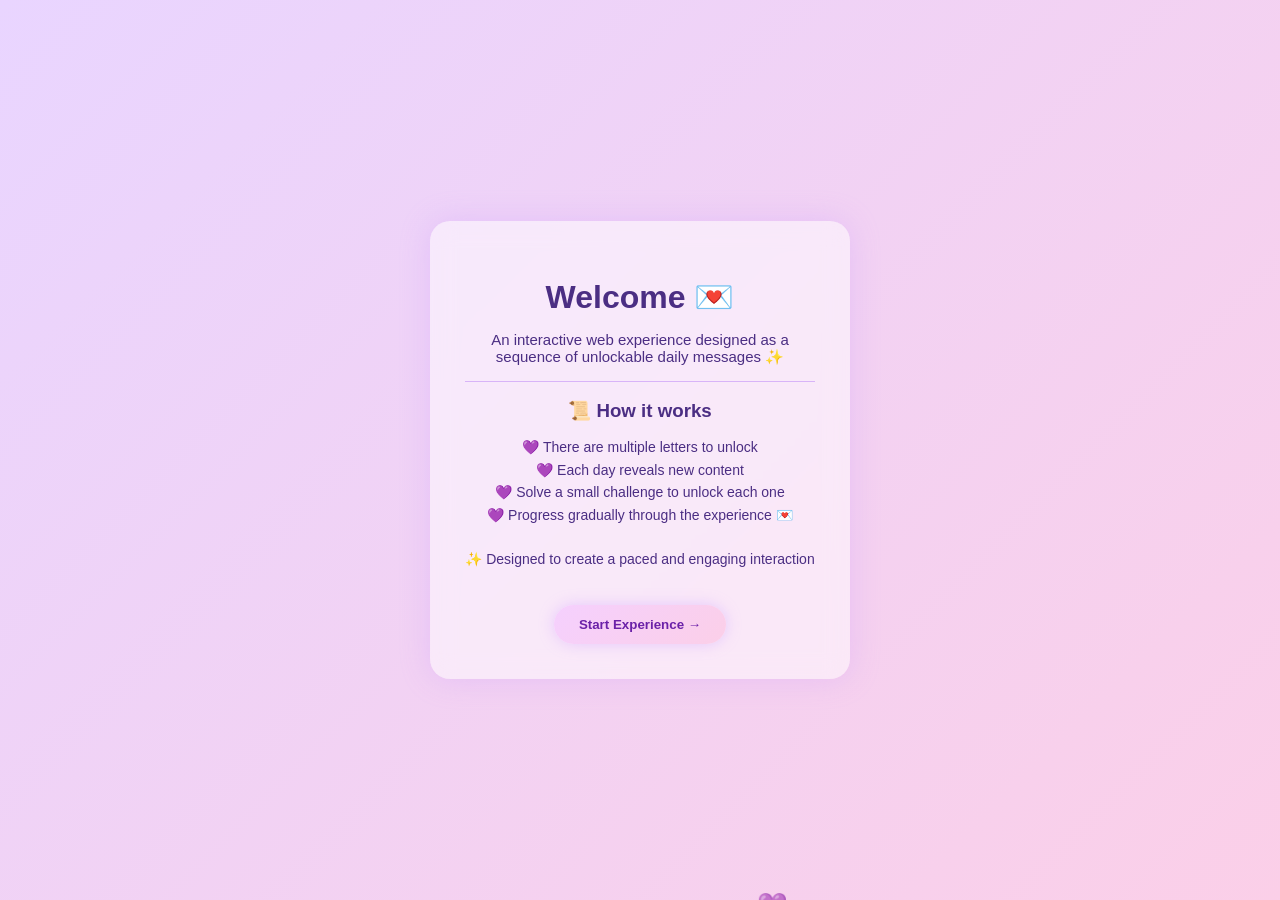
<file: index.html>
<!DOCTYPE html>
<html lang="en">
<head>
<meta charset="UTF-8">
<title>Interactive Letter Experience</title>
</head>

<body style="
margin:0;
height:100vh;
display:flex;
justify-content:center;
align-items:center;
font-family:'Segoe UI', sans-serif;
background: linear-gradient(135deg, #e9d5ff, #fbcfe8);
position:relative;
overflow-x:hidden;
">

<div style="text-align:center; z-index:1; max-width:420px;">

<div style="
background: rgba(255,255,255,0.5);
padding:35px;
border-radius:20px;
backdrop-filter: blur(12px);
box-shadow:0 0 30px rgba(200,150,255,0.3);
color:#4b2e83;
">

<h1 style="margin-bottom:10px;">Welcome 💌</h1>

<p style="font-size:15px; margin-bottom:15px;">
An interactive web experience designed as a sequence of unlockable daily messages ✨
</p>

<hr style="border:none; height:1px; background:#d8b4f8; margin:15px 0;">

<h3 style="margin-bottom:10px;">📜 How it works</h3>

<p style="font-size:14px; line-height:1.6;">
💜 There are multiple letters to unlock <br>
💜 Each day reveals new content <br>
💜 Solve a small challenge to unlock each one <br>
💜 Progress gradually through the experience 💌  
<br><br>
✨ Designed to create a paced and engaging interaction
</p>

<button onclick="start()" style="
margin-top:20px;
padding:12px 25px;
border:none;
border-radius:25px;
background: linear-gradient(135deg, #f5d0fe, #fbcfe8);
color:#6b21a8;
font-weight:bold;
cursor:pointer;
box-shadow:0 0 15px rgba(200,150,255,0.4);
transition:0.3s;
"
onmouseover="this.style.transform='scale(1.05)'"
onmouseout="this.style.transform='scale(1)'"
>
Start Experience →
</button>

</div>
</div>

<script>
function start(){
window.location.href="days.html";
}

// 💜 floating hearts
function createHeart(){
const heart=document.createElement("div");
heart.innerHTML="💜";
heart.style.position="fixed";
heart.style.left=Math.random()*100+"vw";
heart.style.bottom="-20px";
heart.style.fontSize=(Math.random()*10+15)+"px";
heart.style.opacity=Math.random();
heart.style.pointerEvents="none";
document.body.appendChild(heart);

let duration=Math.random()*3+4;

heart.animate([
{transform:"translateY(0)",opacity:1},
{transform:"translateY(-100vh)",opacity:0}
],{duration:duration*1000,easing:"linear"});

setTimeout(()=>heart.remove(),duration*1000);
}
setInterval(createHeart,400);
</script>

</body>
</html>
</file>
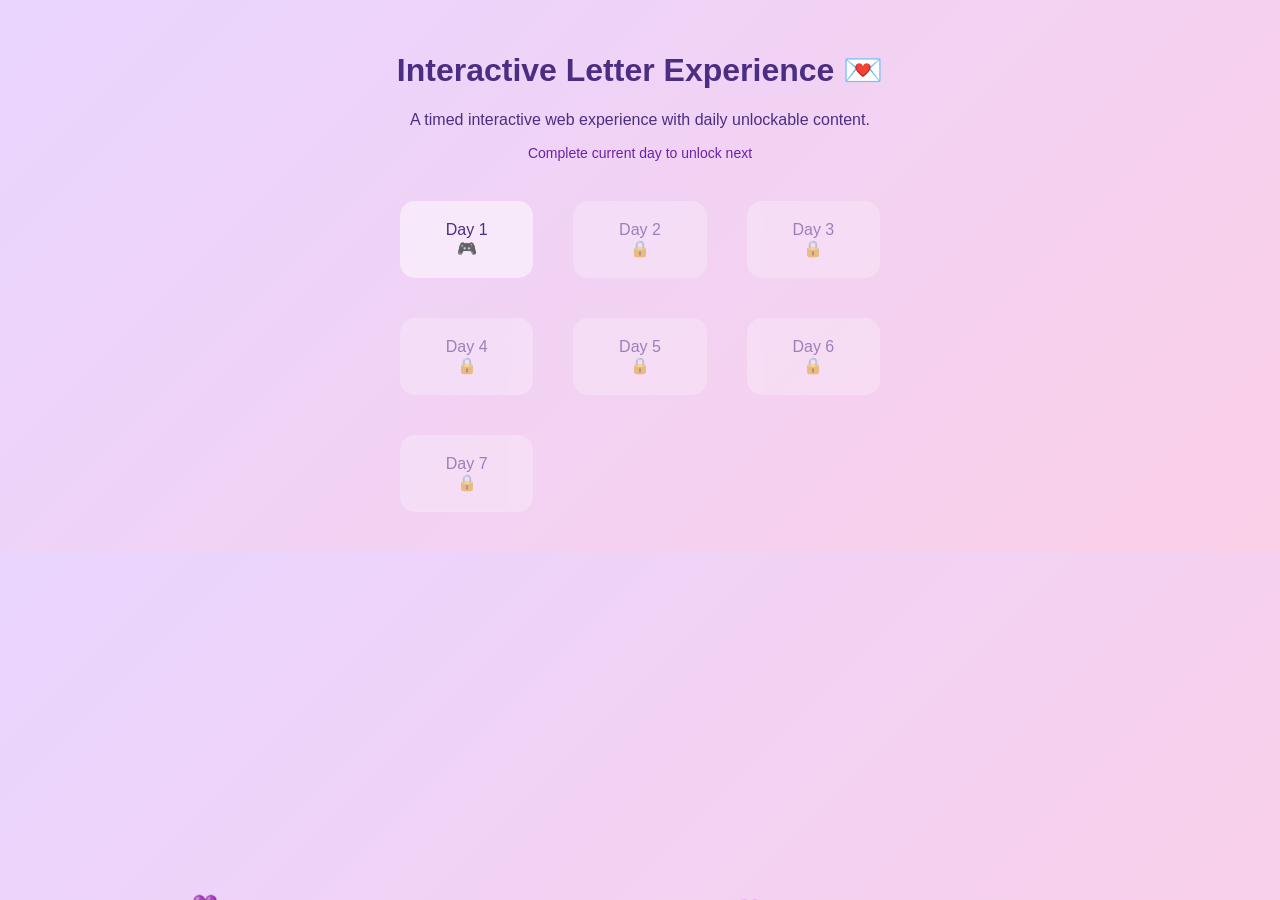
<file: days.html>
<!DOCTYPE html>
<html lang="en">
<head>
<meta charset="UTF-8">
<title>Interactive Letter Experience</title>
</head>

<body style="
margin:0;
font-family:'Segoe UI', sans-serif;
background: linear-gradient(135deg, #e9d5ff, #fbcfe8);
position:relative;
color:#4b2e83;
">

<div style="padding:30px; text-align:center; z-index:1;">

<h1>Interactive Letter Experience 💌</h1>
<p>A timed interactive web experience with daily unlockable content.</p>
<p id="countdown" style="
margin-top:10px;
font-size:14px;
color:#6b21a8;
"></p>

<!-- ✅ DAY BOXES -->
<div id="envelopes" style="
margin-top:30px;
display:grid;
grid-template-columns:repeat(3,1fr);
gap:20px;
max-width:500px;
margin-left:auto;
margin-right:auto;
"></div>

<!-- 🎮 GAME VIEW -->
<div id="gameView" style="display:none; margin-top:30px;">
<h2>Unlock Day <span id="gameDay"></span></h2>
<p id="hintSection"></p>

<div id="guessesContainer"></div>
<div id="keyboard"></div>

<button onclick="closeGame()">Back</button>
</div>

<!-- 💌 LETTER VIEW -->
<div id="letterView" style="display:none; margin-top:30px;">
<h2 id="letterTitle"></h2>
<p id="letterDay"></p>
<div id="letterText"></div>

<button onclick="closeLetter()">Back</button>
</div>

</div>

<script src="play.js"></script>

<!-- 💜 FLOATING HEART ANIMATION -->
<script>
function createHeart(){
const heart=document.createElement("div");
heart.innerHTML="💜";
heart.style.position="fixed";
heart.style.left=Math.random()*100+"vw";
heart.style.bottom="-20px";
heart.style.fontSize=(Math.random()*10+15)+"px";
heart.style.opacity=Math.random();
heart.style.pointerEvents="none";
document.body.appendChild(heart);

let duration=Math.random()*3+4;

heart.animate([
{transform:"translateY(0)",opacity:1},
{transform:"translateY(-100vh)",opacity:0}
],{duration:duration*1000,easing:"linear"});

setTimeout(()=>heart.remove(),duration*1000);
}
setInterval(createHeart,400);
</script>

<script src="letters.js"></script>
<script src="play.js"></script>
</body>
</html>
</file>
